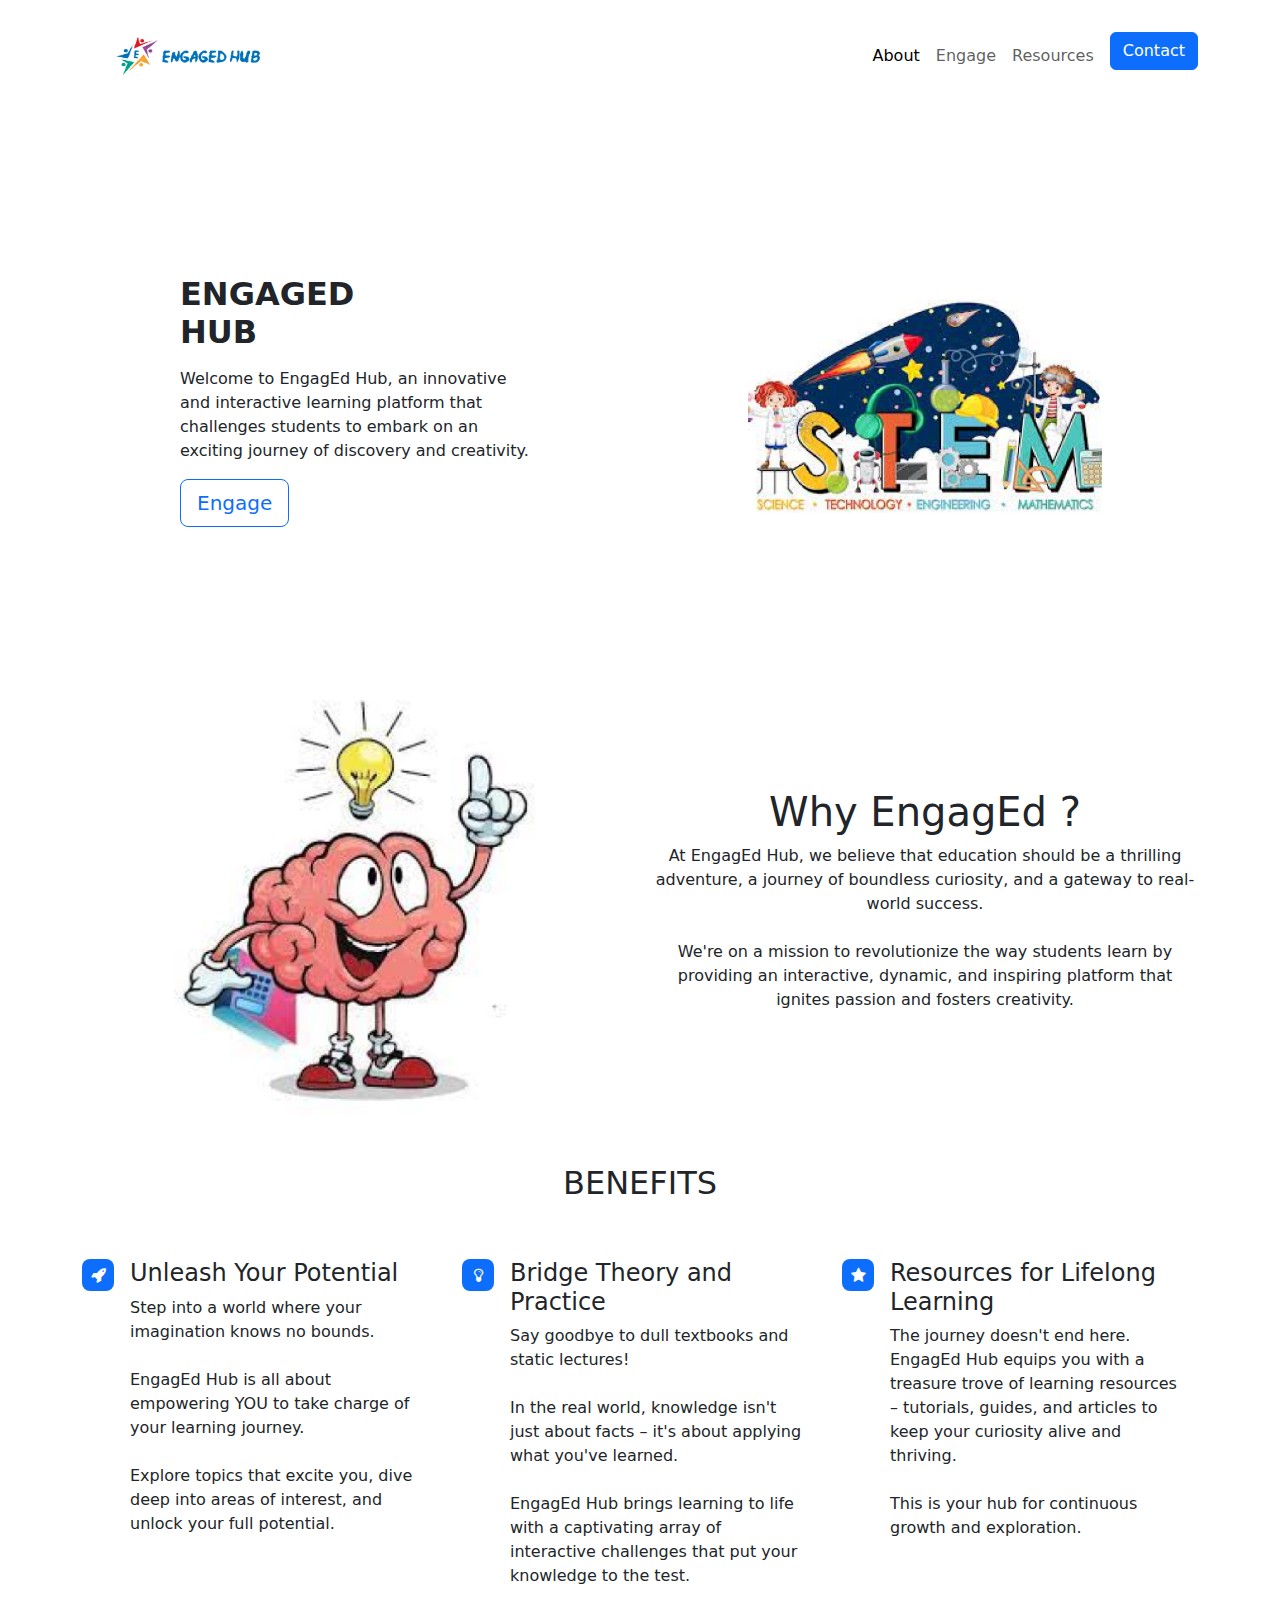
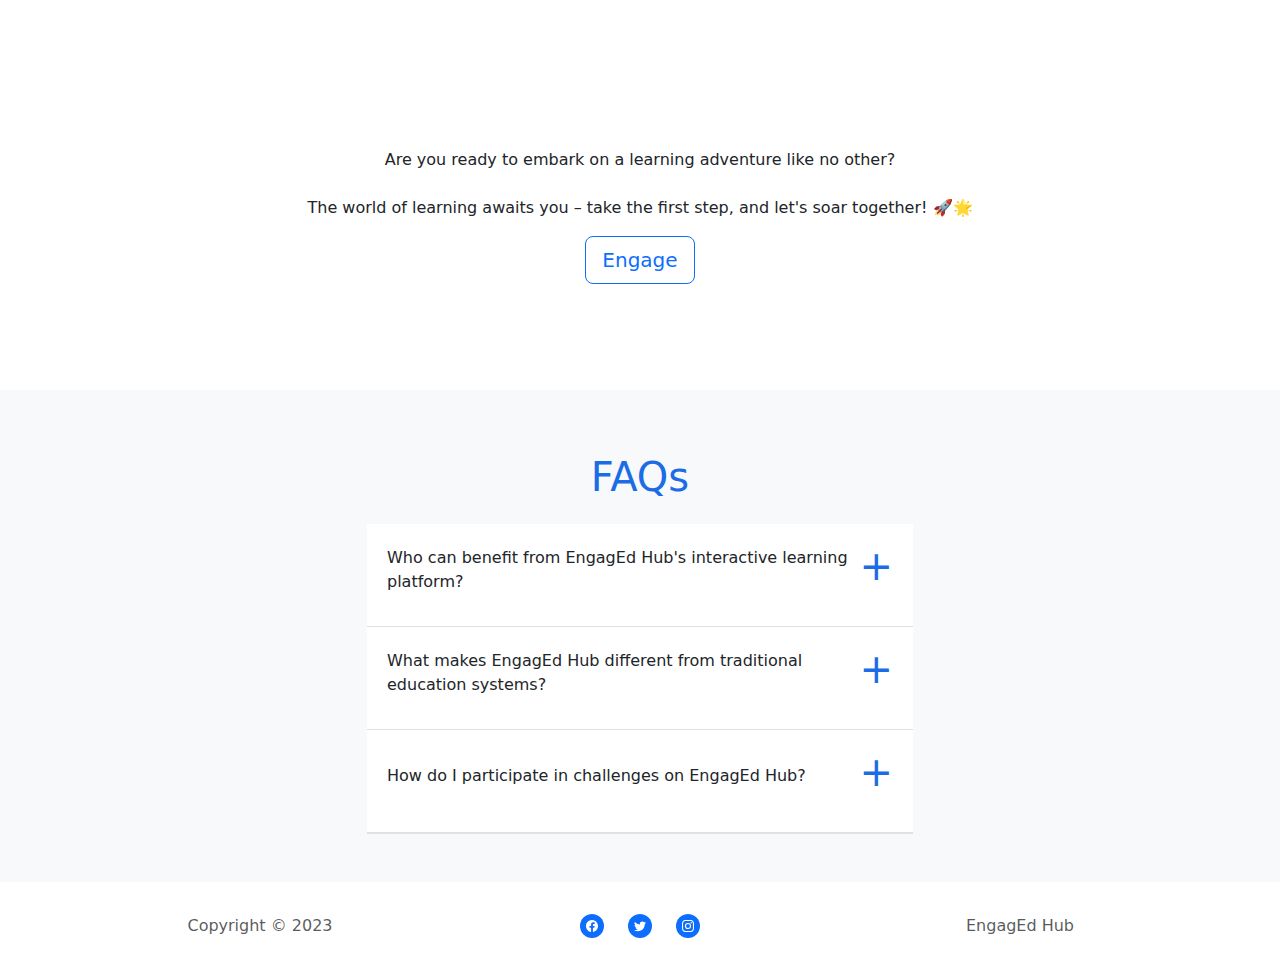
<file: index.html>
<!DOCTYPE html><html lang="en"><head><meta charset="utf-8"><meta name="viewport" content="width=device-width, initial-scale=1.0, shrink-to-fit=no"><title>engaged-hub</title><link rel="icon" type="image/png" sizes="262x134" href="assets/img/engaged-hub-logo.png"><link rel="stylesheet" href="https://cdn.jsdelivr.net/npm/bootstrap@5.2.3/dist/css/bootstrap.min.css"><link rel="stylesheet" href="https://cdnjs.cloudflare.com/ajax/libs/font-awesome/4.7.0/css/font-awesome.min.css"><link rel="stylesheet" href="assets/css/styles.min.css"></head><body><nav class="navbar navbar-light navbar-expand-md py-3"><div class="container"><a class="navbar-brand d-flex align-items-center" href="#"></a><img src="assets/img/engaged-hub-logo.png" width="180" height="80"><button data-bs-toggle="collapse" class="navbar-toggler" data-bs-target="#navcol-2"><span class="visually-hidden">Toggle navigation</span><span class="navbar-toggler-icon"></span></button><div class="collapse navbar-collapse text-start" id="navcol-2"><ul class="navbar-nav ms-auto"><li class="nav-item"><a class="nav-link active" href="#">About</a></li><li class="nav-item"><a class="nav-link" href="/engage.html">Engage</a></li><li class="nav-item"><a class="nav-link" href="/resource.html">Resources</a></li></ul><a class="btn btn-primary ms-md-2" role="button" href="#footer" style="background: rgb(13, 110, 253);">Contact</a></div></div></nav><div class="container py-4 py-xl-5"><div class="row gy-4 gy-md-0"><div class="col-md-6 text-center text-md-start d-flex d-sm-flex d-md-flex justify-content-center align-items-center justify-content-md-start align-items-md-center justify-content-xl-center"><div style="max-width: 350px;"><h2 class="text-uppercase fw-bold">Engaged<br>hub</h2><p class="my-3">Welcome to EngagEd Hub, an innovative and interactive learning platform that challenges students to embark on an exciting journey of discovery and creativity.</p><a class="btn btn-outline-primary btn-lg" role="button" href="/engage.html">Engage</a></div></div><div class="col-md-6"><div class="p-xl-5 m-xl-5"><img class="rounded img-fluid w-100 fit-cover" style="min-height: 300px;" src="assets/img/stem.png"></div></div></div></div><div class="container"><div class="row"><div class="col-md-6"><img class="rounded img-fluid w-100 fit-cover" style="min-height: 300px;" src="assets/img/why-engage.png"></div><div class="col-md-6 align-self-center"><div></div><h1 class="text-center">Why EngagEd ?</h1><p class="text-center">At EngagEd Hub, we believe that education should be a thrilling adventure, a journey of boundless curiosity, and a gateway to real-world success. <br><br>We're on a mission to revolutionize the way students learn by providing an interactive, dynamic, and inspiring platform that ignites passion and fosters creativity.</p></div></div></div><div class="container py-4 py-xl-5"><div class="row mb-5"><div class="col-md-8 col-xl-6 text-center mx-auto"><h2>BENEFITS</h2></div></div><div class="row gy-4 row-cols-1 row-cols-md-2 row-cols-xl-3"><div class="col"><div class="d-flex"><div class="bs-icon-sm bs-icon-rounded bs-icon-primary d-flex flex-shrink-0 justify-content-center align-items-center d-inline-block mb-3 bs-icon"><i class="fa fa-rocket"></i></div><div class="px-3"><h4>Unleash Your Potential</h4><p>Step into a world where your imagination knows no bounds.<br><br> EngagEd Hub is all about empowering YOU to take charge of your learning journey. <br><br>Explore topics that excite you, dive deep into areas of interest, and unlock your full potential.</p></div></div></div><div class="col"><div class="d-flex"><div class="bs-icon-sm bs-icon-rounded bs-icon-primary d-flex flex-shrink-0 justify-content-center align-items-center d-inline-block mb-3 bs-icon"><i class="fa fa-lightbulb-o"></i></div><div class="px-3"><h4> Bridge Theory and Practice</h4><p>Say goodbye to dull textbooks and static lectures!<br><br>In the real world, knowledge isn't just about facts – it's about applying what you've learned.<br><br> EngagEd Hub brings learning to life with a captivating array of interactive challenges  that put your knowledge to the test.</p></div></div></div><div class="col"><div class="d-flex"><div class="bs-icon-sm bs-icon-rounded bs-icon-primary d-flex flex-shrink-0 justify-content-center align-items-center d-inline-block mb-3 bs-icon"><i class="fa fa-star"></i></div><div class="px-3"><h4>Resources for Lifelong Learning</h4><p>The journey doesn't end here. EngagEd Hub equips you with a treasure trove of learning resources – tutorials, guides, and articles to keep your curiosity alive and thriving. <br><br>This is your hub for continuous growth and exploration.</p></div></div></div></div></div><section class="py-4 py-xl-5"><div class="container"><div class="text-center p-4 p-lg-5"><p>Are you ready to embark on a learning adventure like no other?<br><br>The world of learning awaits you – take the first step, and let's soar together! 🚀🌟</p><a class="btn btn-outline-primary btn-lg" role="button" href="/engage.html">Engage</a></div></div></section><section class="py-5 bg-light"><h1 class="text-center text-success" style="padding-top: 15px;padding-bottom: 15px;color: #1b6ce5!important;">FAQs</h1><div class="container"><div class="row"><div class="col-md-6 offset-md-3"><div id="faqlist" class="accordion accordion-flush"><div class="accordion-item"><h2 class="accordion-header"><button class="btn accordion-button collapsed" type="button" data-bs-toggle="collapse" data-bs-target="#content-accordion-1">Who can benefit from EngagEd Hub's interactive learning platform?</button></h2><div id="content-accordion-1" class="accordion-collapse collapse" data-bs-parent="#faqlist"><p class="accordion-body"> EngagEd Hub is designed to cater to a diverse audience of learners, including students of all age groups, educators, and lifelong learners. Whether you're a curious student looking to explore new subjects, an educator seeking interactive teaching resources, or a lifelong learner eager to acquire new skills, EngagEd Hub offers a dynamic and inclusive learning environment for all.</p></div></div><div class="accordion-item"><h2 class="accordion-header"><button class="btn accordion-button collapsed" type="button" data-bs-toggle="collapse" data-bs-target="#content-accordion-2">What makes EngagEd Hub different from traditional education systems?</button></h2><div id="content-accordion-2" class="accordion-collapse collapse" data-bs-parent="#faqlist"><p class="accordion-body"> EngagEd Hub goes beyond the confines of traditional education by providing an engaging and interactive learning experience. Unlike traditional approaches that focus on rote memorization, EngagEd Hub emphasizes critical thinking, problem-solving, and real-world application of knowledge. Learners can embark on challenges that challenge their creativity, collaborate with peers, and gain practical skills for success in real-life scenarios. It's a platform that empowers learners to drive their own educational journey.</p></div></div><div class="accordion-item"><h2 class="accordion-header"><button class="btn accordion-button collapsed" type="button" data-bs-toggle="collapse" data-bs-target="#content-accordion-3">How do I participate in challenges on EngagEd Hub?</button></h2><div id="content-accordion-3" class="accordion-collapse collapse" data-bs-parent="#faqlist"><p class="accordion-body"> Participating in challenges is a breeze on EngagEd Hub! There's no need for any login or account creation – we believe in making learning accessible to all. To immerse yourself in our exciting challenges, follow these simple steps:

Navigate to the Engage Section: Head straight to the "Engage" section of our website. Here, you'll discover an array of captivating challenges waiting for you.
Select the Challenge of Your Choice: Browse through the diverse range of challenges available. Whether it's a brain-teasing puzzle, a creative project, or a real-world simulation, there's something for every curious mind. Find the challenge that sparks your interest and ignites your passion.
Dive In and Embrace the Adventure: Once you've chosen your challenge, take the plunge! Engage your problem-solving skills, unleash your creativity, and venture into the realms of discovery. But wait, that's not all! We've got your back. On our "Resources" page, you'll find helpful guides, tutorials, and tips to navigate through your selected challenge. These resources are designed to support your learning journey, boost your confidence, and help you make the most of the experience.

At EngagEd Hub, we're all about providing an interactive and immersive learning experience without any barriers. So, jump right into our challenges and embark on a journey of exploration, collaboration, and growth. The world of endless possibilities awaits you! 🚀🌟</p></div></div><div class="accordion-item"><h2 class="accordion-header"></h2><div id="content-accordion-4" class="accordion-collapse collapse" data-bs-parent="#faqlist"><p class="accordion-body"> Lorem Ipsum is simply dummy text of the printing and typesetting industry. Lorem Ipsum has been the industry's standard dummy text ever since the 1500s.</p></div></div><div class="accordion-item"><h2 class="accordion-header"></h2><div id="content-accordion-5" class="accordion-collapse collapse" data-bs-parent="#faqlist"><p class="accordion-body"> Lorem Ipsum is simply dummy text of the printing and typesetting industry. Lorem Ipsum has been the industry's standard dummy text ever since the 1500s.</p></div></div></div></div></div></div></section><footer class="text-center py-4" id="footer"><div class="container"><div class="row row-cols-1 row-cols-lg-3"><div class="col"><p class="text-muted my-2">Copyright&nbsp;© 2023</p></div><div class="col"><ul class="list-inline my-2"><li class="list-inline-item me-4"><div class="bs-icon-circle bs-icon-primary bs-icon"><svg xmlns="http://www.w3.org/2000/svg" width="1em" height="1em" fill="currentColor" viewBox="0 0 16 16" class="bi bi-facebook">
  <path d="M16 8.049c0-4.446-3.582-8.05-8-8.05C3.58 0-.002 3.603-.002 8.05c0 4.017 2.926 7.347 6.75 7.951v-5.625h-2.03V8.05H6.75V6.275c0-2.017 1.195-3.131 3.022-3.131.876 0 1.791.157 1.791.157v1.98h-1.009c-.993 0-1.303.621-1.303 1.258v1.51h2.218l-.354 2.326H9.25V16c3.824-.604 6.75-3.934 6.75-7.951z"></path>
</svg></div></li><li class="list-inline-item me-4"><div class="bs-icon-circle bs-icon-primary bs-icon"><svg xmlns="http://www.w3.org/2000/svg" width="1em" height="1em" fill="currentColor" viewBox="0 0 16 16" class="bi bi-twitter">
  <path d="M5.026 15c6.038 0 9.341-5.003 9.341-9.334 0-.14 0-.282-.006-.422A6.685 6.685 0 0 0 16 3.542a6.658 6.658 0 0 1-1.889.518 3.301 3.301 0 0 0 1.447-1.817 6.533 6.533 0 0 1-2.087.793A3.286 3.286 0 0 0 7.875 6.03a9.325 9.325 0 0 1-6.767-3.429 3.289 3.289 0 0 0 1.018 4.382A3.323 3.323 0 0 1 .64 6.575v.045a3.288 3.288 0 0 0 2.632 3.218 3.203 3.203 0 0 1-.865.115 3.23 3.23 0 0 1-.614-.057 3.283 3.283 0 0 0 3.067 2.277A6.588 6.588 0 0 1 .78 13.58a6.32 6.32 0 0 1-.78-.045A9.344 9.344 0 0 0 5.026 15z"></path>
</svg></div></li><li class="list-inline-item"><div class="bs-icon-circle bs-icon-primary bs-icon"><svg xmlns="http://www.w3.org/2000/svg" width="1em" height="1em" fill="currentColor" viewBox="0 0 16 16" class="bi bi-instagram">
  <path d="M8 0C5.829 0 5.556.01 4.703.048 3.85.088 3.269.222 2.76.42a3.917 3.917 0 0 0-1.417.923A3.927 3.927 0 0 0 .42 2.76C.222 3.268.087 3.85.048 4.7.01 5.555 0 5.827 0 8.001c0 2.172.01 2.444.048 3.297.04.852.174 1.433.372 1.942.205.526.478.972.923 1.417.444.445.89.719 1.416.923.51.198 1.09.333 1.942.372C5.555 15.99 5.827 16 8 16s2.444-.01 3.298-.048c.851-.04 1.434-.174 1.943-.372a3.916 3.916 0 0 0 1.416-.923c.445-.445.718-.891.923-1.417.197-.509.332-1.09.372-1.942C15.99 10.445 16 10.173 16 8s-.01-2.445-.048-3.299c-.04-.851-.175-1.433-.372-1.941a3.926 3.926 0 0 0-.923-1.417A3.911 3.911 0 0 0 13.24.42c-.51-.198-1.092-.333-1.943-.372C10.443.01 10.172 0 7.998 0h.003zm-.717 1.442h.718c2.136 0 2.389.007 3.232.046.78.035 1.204.166 1.486.275.373.145.64.319.92.599.28.28.453.546.598.92.11.281.24.705.275 1.485.039.843.047 1.096.047 3.231s-.008 2.389-.047 3.232c-.035.78-.166 1.203-.275 1.485a2.47 2.47 0 0 1-.599.919c-.28.28-.546.453-.92.598-.28.11-.704.24-1.485.276-.843.038-1.096.047-3.232.047s-2.39-.009-3.233-.047c-.78-.036-1.203-.166-1.485-.276a2.478 2.478 0 0 1-.92-.598 2.48 2.48 0 0 1-.6-.92c-.109-.281-.24-.705-.275-1.485-.038-.843-.046-1.096-.046-3.233 0-2.136.008-2.388.046-3.231.036-.78.166-1.204.276-1.486.145-.373.319-.64.599-.92.28-.28.546-.453.92-.598.282-.11.705-.24 1.485-.276.738-.034 1.024-.044 2.515-.045v.002zm4.988 1.328a.96.96 0 1 0 0 1.92.96.96 0 0 0 0-1.92zm-4.27 1.122a4.109 4.109 0 1 0 0 8.217 4.109 4.109 0 0 0 0-8.217zm0 1.441a2.667 2.667 0 1 1 0 5.334 2.667 2.667 0 0 1 0-5.334z"></path>
</svg></div></li></ul></div><div class="col"><p class="text-muted my-2">EngagEd Hub</p></div></div></div></footer><script src="https://cdn.jsdelivr.net/npm/bootstrap@5.2.3/dist/js/bootstrap.bundle.min.js"></script></body></html>
</file>
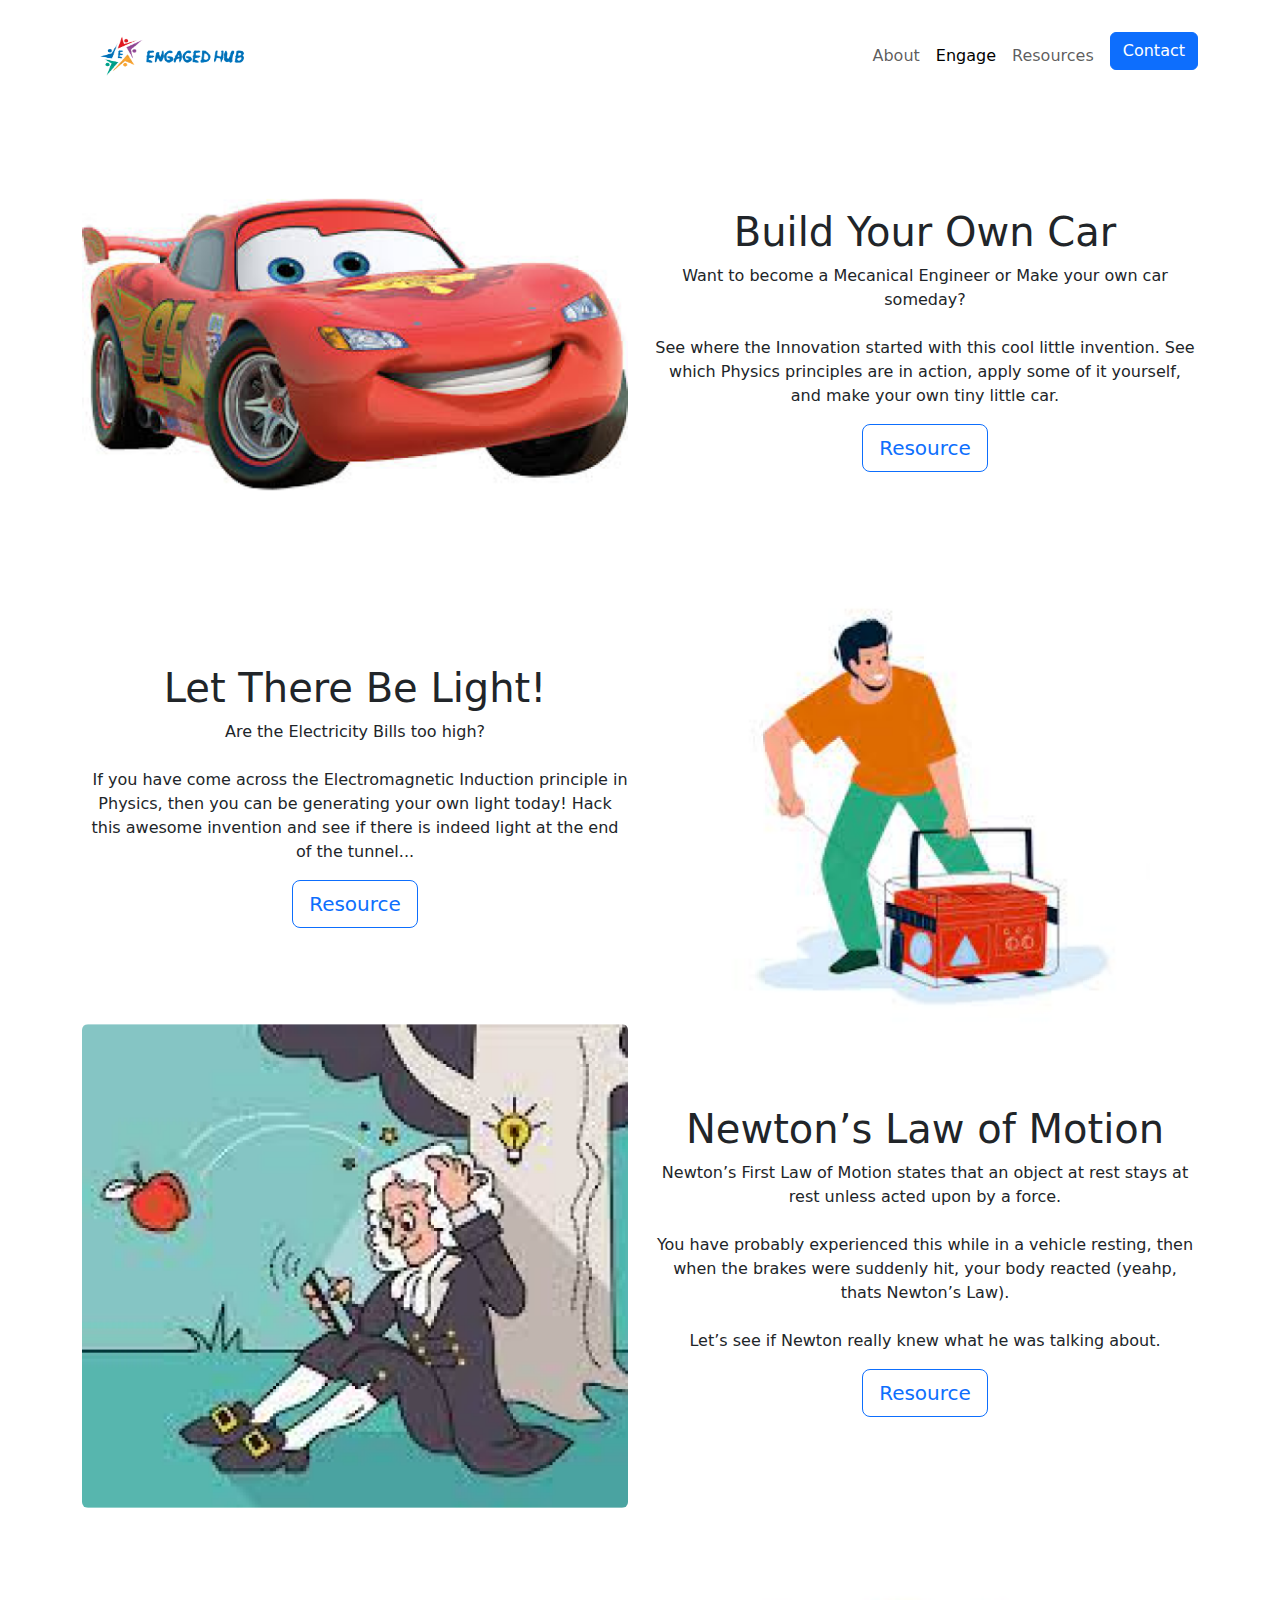
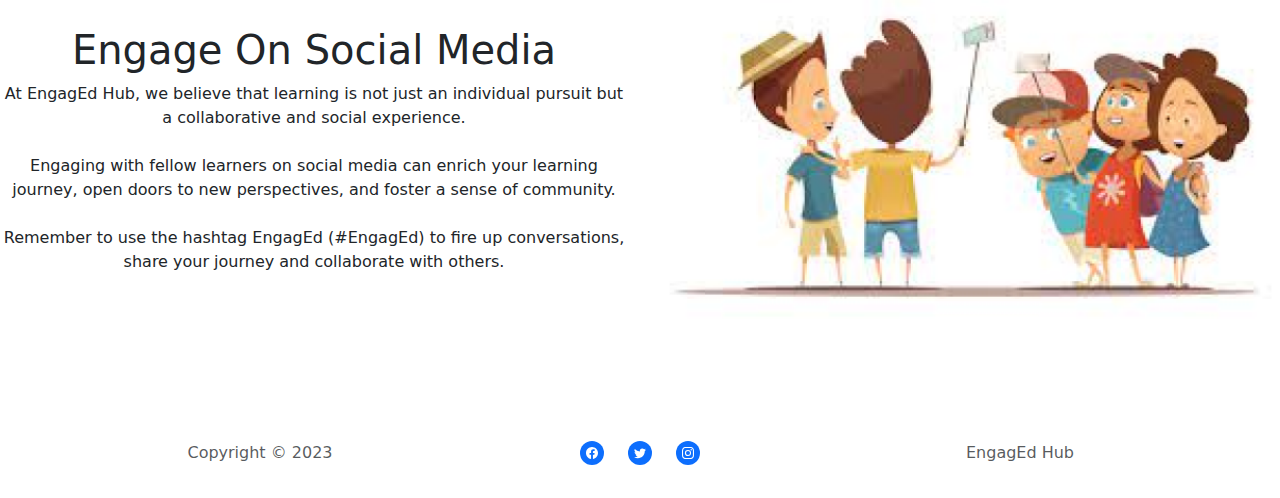
<file: engage.html>
<!DOCTYPE html><html lang="en"><head><meta charset="utf-8"><meta name="viewport" content="width=device-width, initial-scale=1.0, shrink-to-fit=no"><title>engaged-hub</title><link rel="icon" type="image/png" sizes="262x134" href="assets/img/engaged-hub-logo.png"><link rel="stylesheet" href="https://cdn.jsdelivr.net/npm/bootstrap@5.2.3/dist/css/bootstrap.min.css"><link rel="stylesheet" href="assets/css/styles.min.css"></head><body><nav class="navbar navbar-light navbar-expand-md py-3"><div class="container"><button data-bs-toggle="collapse" class="navbar-toggler" data-bs-target="#navcol-2"><span class="visually-hidden">Toggle navigation</span><span class="navbar-toggler-icon"></span></button><img src="assets/img/engaged-hub-logo.png" width="180" height="80"><div class="collapse navbar-collapse" id="navcol-2"><ul class="navbar-nav ms-auto"><li class="nav-item"><a class="nav-link" href="/index.html">About</a></li><li class="nav-item"><a class="nav-link active">Engage</a></li><li class="nav-item"><a class="nav-link" href="/resource.html">Resources</a></li></ul><a class="btn btn-primary ms-md-2" role="button" href="#footer" style="background: rgb(13, 110, 253);">Contact</a></div></div></nav><div class="container text-center"><div class="row"><div class="col-md-6"><img class="rounded img-fluid w-100 fit-cover" style="min-height: 300px;" src="assets/img/car-image.png"></div><div class="col-md-6 align-self-center"><div></div><h1 class="text-center">Build Your Own Car</h1><p class="text-center">Want to become a Mecanical Engineer or Make your own car someday? <br><br>See where the Innovation started with this cool little invention. See which Physics principles are in action, apply some of it yourself, and make your own tiny little car.</p><a class="btn btn-outline-primary btn-lg" role="button" href="https://youtu.be/FmySL_PI6-c">Resource</a></div></div></div><div class="container text-center"><div class="row"><div class="col-md-6 align-self-center"><h1 class="text-center">Let There Be Light!</h1><p class="text-center">Are the Electricity Bills too high?<br><br>  If you have come across the Electromagnetic Induction principle in Physics, then you can be generating your own light today! Hack this awesome invention and see if there is indeed light at the end of the tunnel...</p><a class="btn btn-outline-primary btn-lg" role="button" href="https://youtu.be/a2SXQZoiwcA">Resource</a></div><div class="col-md-6"><img class="rounded img-fluid w-100 fit-cover" style="min-height: 300px;" src="assets/img/light-image.png"></div></div></div><div class="container text-center"><div class="row"><div class="col-md-6 align-self-center"><img class="rounded img-fluid w-100 fit-cover" style="min-height: 300px;" src="assets/img/newton-image.png" width="336" height="300"></div><div class="col-md-6 align-self-center"><h1 class="text-center">Newton’s Law of Motion</h1><p class="text-center">Newton’s First Law of Motion states that an object at rest stays at rest unless acted upon by a force. <br><br>You have probably experienced this while in a vehicle resting, then when the brakes were suddenly hit, your body reacted (yeahp, thats Newton’s Law). <br><br>Let’s see if Newton really knew what he was talking about.</p><a class="btn btn-outline-primary btn-lg" role="button" href="https://youtu.be/d5PJVGuBbjA">Resource</a></div></div></div><div class="row"><div class="col-md-6 align-self-center"><h1 class="text-center">Engage On Social Media</h1><p class="text-center">At EngagEd Hub, we believe that learning is not just an individual pursuit but a collaborative and social experience. <br><br>Engaging with fellow learners on social media can enrich your learning journey, open doors to new perspectives, and foster a sense of community.<br><br>Remember to use the hashtag EngagEd (#EngagEd) to fire up conversations, share your journey and collaborate with others.</p></div><div class="col-md-6"><img class="rounded img-fluid w-100 fit-cover" style="min-height: 300px;" src="assets/img/engage-on-socials-image.png" width="369" height="300"></div></div><footer class="text-center py-4" id="footer"><div class="container"><div class="row row-cols-1 row-cols-lg-3"><div class="col"><p class="text-muted my-2">Copyright&nbsp;© 2023</p></div><div class="col"><ul class="list-inline my-2"><li class="list-inline-item me-4"><div class="bs-icon-circle bs-icon-primary bs-icon"><svg xmlns="http://www.w3.org/2000/svg" width="1em" height="1em" fill="currentColor" viewBox="0 0 16 16" class="bi bi-facebook">
  <path d="M16 8.049c0-4.446-3.582-8.05-8-8.05C3.58 0-.002 3.603-.002 8.05c0 4.017 2.926 7.347 6.75 7.951v-5.625h-2.03V8.05H6.75V6.275c0-2.017 1.195-3.131 3.022-3.131.876 0 1.791.157 1.791.157v1.98h-1.009c-.993 0-1.303.621-1.303 1.258v1.51h2.218l-.354 2.326H9.25V16c3.824-.604 6.75-3.934 6.75-7.951z"></path>
</svg></div></li><li class="list-inline-item me-4"><div class="bs-icon-circle bs-icon-primary bs-icon"><svg xmlns="http://www.w3.org/2000/svg" width="1em" height="1em" fill="currentColor" viewBox="0 0 16 16" class="bi bi-twitter">
  <path d="M5.026 15c6.038 0 9.341-5.003 9.341-9.334 0-.14 0-.282-.006-.422A6.685 6.685 0 0 0 16 3.542a6.658 6.658 0 0 1-1.889.518 3.301 3.301 0 0 0 1.447-1.817 6.533 6.533 0 0 1-2.087.793A3.286 3.286 0 0 0 7.875 6.03a9.325 9.325 0 0 1-6.767-3.429 3.289 3.289 0 0 0 1.018 4.382A3.323 3.323 0 0 1 .64 6.575v.045a3.288 3.288 0 0 0 2.632 3.218 3.203 3.203 0 0 1-.865.115 3.23 3.23 0 0 1-.614-.057 3.283 3.283 0 0 0 3.067 2.277A6.588 6.588 0 0 1 .78 13.58a6.32 6.32 0 0 1-.78-.045A9.344 9.344 0 0 0 5.026 15z"></path>
</svg></div></li><li class="list-inline-item"><div class="bs-icon-circle bs-icon-primary bs-icon"><svg xmlns="http://www.w3.org/2000/svg" width="1em" height="1em" fill="currentColor" viewBox="0 0 16 16" class="bi bi-instagram">
  <path d="M8 0C5.829 0 5.556.01 4.703.048 3.85.088 3.269.222 2.76.42a3.917 3.917 0 0 0-1.417.923A3.927 3.927 0 0 0 .42 2.76C.222 3.268.087 3.85.048 4.7.01 5.555 0 5.827 0 8.001c0 2.172.01 2.444.048 3.297.04.852.174 1.433.372 1.942.205.526.478.972.923 1.417.444.445.89.719 1.416.923.51.198 1.09.333 1.942.372C5.555 15.99 5.827 16 8 16s2.444-.01 3.298-.048c.851-.04 1.434-.174 1.943-.372a3.916 3.916 0 0 0 1.416-.923c.445-.445.718-.891.923-1.417.197-.509.332-1.09.372-1.942C15.99 10.445 16 10.173 16 8s-.01-2.445-.048-3.299c-.04-.851-.175-1.433-.372-1.941a3.926 3.926 0 0 0-.923-1.417A3.911 3.911 0 0 0 13.24.42c-.51-.198-1.092-.333-1.943-.372C10.443.01 10.172 0 7.998 0h.003zm-.717 1.442h.718c2.136 0 2.389.007 3.232.046.78.035 1.204.166 1.486.275.373.145.64.319.92.599.28.28.453.546.598.92.11.281.24.705.275 1.485.039.843.047 1.096.047 3.231s-.008 2.389-.047 3.232c-.035.78-.166 1.203-.275 1.485a2.47 2.47 0 0 1-.599.919c-.28.28-.546.453-.92.598-.28.11-.704.24-1.485.276-.843.038-1.096.047-3.232.047s-2.39-.009-3.233-.047c-.78-.036-1.203-.166-1.485-.276a2.478 2.478 0 0 1-.92-.598 2.48 2.48 0 0 1-.6-.92c-.109-.281-.24-.705-.275-1.485-.038-.843-.046-1.096-.046-3.233 0-2.136.008-2.388.046-3.231.036-.78.166-1.204.276-1.486.145-.373.319-.64.599-.92.28-.28.546-.453.92-.598.282-.11.705-.24 1.485-.276.738-.034 1.024-.044 2.515-.045v.002zm4.988 1.328a.96.96 0 1 0 0 1.92.96.96 0 0 0 0-1.92zm-4.27 1.122a4.109 4.109 0 1 0 0 8.217 4.109 4.109 0 0 0 0-8.217zm0 1.441a2.667 2.667 0 1 1 0 5.334 2.667 2.667 0 0 1 0-5.334z"></path>
</svg></div></li></ul></div><div class="col"><p class="text-muted my-2">EngagEd Hub</p></div></div></div></footer><script src="https://cdn.jsdelivr.net/npm/bootstrap@5.2.3/dist/js/bootstrap.bundle.min.js"></script></body></html>
</file>
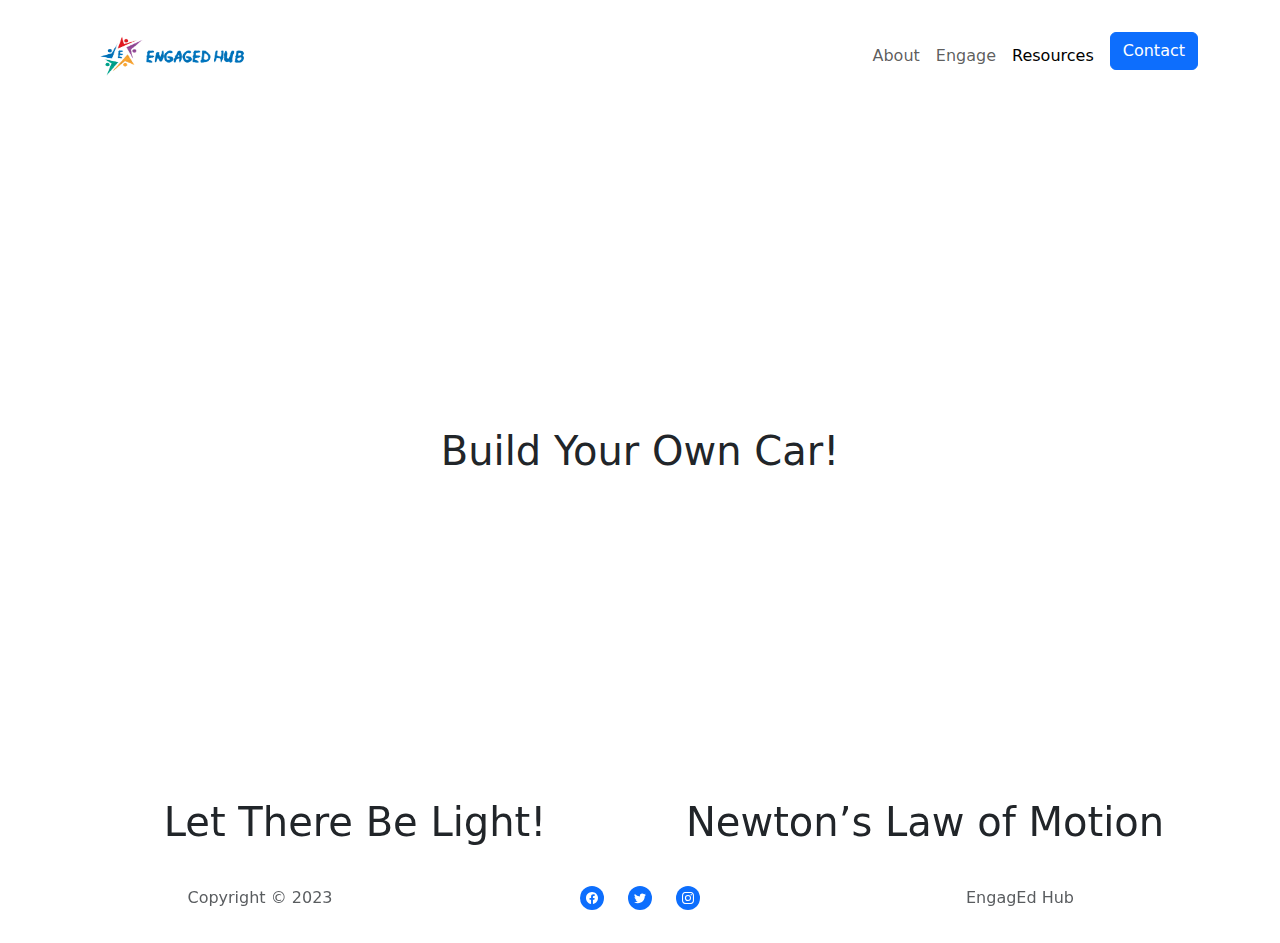
<file: resource.html>
<!DOCTYPE html><html lang="en"><head><meta charset="utf-8"><meta name="viewport" content="width=device-width, initial-scale=1.0, shrink-to-fit=no"><title>engaged-hub</title><link rel="icon" type="image/png" sizes="262x134" href="assets/img/engaged-hub-logo.png"><link rel="stylesheet" href="https://cdn.jsdelivr.net/npm/bootstrap@5.2.3/dist/css/bootstrap.min.css"><link rel="stylesheet" href="assets/css/styles.min.css"></head><body><nav class="navbar navbar-light navbar-expand-md py-3"><div class="container"><button data-bs-toggle="collapse" class="navbar-toggler" data-bs-target="#navcol-2"><span class="visually-hidden">Toggle navigation</span><span class="navbar-toggler-icon"></span></button><img src="assets/img/engaged-hub-logo.png" width="180" height="80"><div class="collapse navbar-collapse" id="navcol-2"><ul class="navbar-nav ms-auto"><li class="nav-item"><a class="nav-link" href="/index.html">About</a></li><li class="nav-item"><a class="nav-link" href="/engage.html">Engage</a></li><li class="nav-item"><a class="nav-link active" href="#">Resources</a></li></ul><a class="btn btn-primary ms-md-2" role="button" href="#footer" style="background: rgb(13, 110, 253);">Contact</a></div></div></nav><div class="container"><div class="row"><div class="col-md-12 d-flex d-lg-flex flex-column align-items-center align-items-lg-center"><iframe allowfullscreen="" frameborder="0" width="560" height="315" src="https://youtube.com/embed/FmySL_PI6-c"></iframe><h1>Build Your Own Car!</h1></div></div><div class="row"><div class="col-md-6 d-flex d-lg-flex flex-column align-items-center align-items-lg-center"><iframe allowfullscreen="" frameborder="0" width="460" height="315" src="https://youtube.com/embed/a2SXQZoiwcA"></iframe><h1>Let There Be Light!</h1></div><div class="col-md-6 d-flex d-lg-flex flex-column align-items-center justify-content-lg-center"><iframe allowfullscreen="" frameborder="0" width="460" height="315" src="https://youtube.com/embed/d5PJVGuBbjA"></iframe><h1>Newton’s Law of Motion</h1></div></div></div><footer class="text-center py-4" id="footer"><div class="container"><div class="row row-cols-1 row-cols-lg-3"><div class="col"><p class="text-muted my-2">Copyright&nbsp;© 2023</p></div><div class="col"><ul class="list-inline my-2"><li class="list-inline-item me-4"><div class="bs-icon-circle bs-icon-primary bs-icon"><svg xmlns="http://www.w3.org/2000/svg" width="1em" height="1em" fill="currentColor" viewBox="0 0 16 16" class="bi bi-facebook">
  <path d="M16 8.049c0-4.446-3.582-8.05-8-8.05C3.58 0-.002 3.603-.002 8.05c0 4.017 2.926 7.347 6.75 7.951v-5.625h-2.03V8.05H6.75V6.275c0-2.017 1.195-3.131 3.022-3.131.876 0 1.791.157 1.791.157v1.98h-1.009c-.993 0-1.303.621-1.303 1.258v1.51h2.218l-.354 2.326H9.25V16c3.824-.604 6.75-3.934 6.75-7.951z"></path>
</svg></div></li><li class="list-inline-item me-4"><div class="bs-icon-circle bs-icon-primary bs-icon"><svg xmlns="http://www.w3.org/2000/svg" width="1em" height="1em" fill="currentColor" viewBox="0 0 16 16" class="bi bi-twitter">
  <path d="M5.026 15c6.038 0 9.341-5.003 9.341-9.334 0-.14 0-.282-.006-.422A6.685 6.685 0 0 0 16 3.542a6.658 6.658 0 0 1-1.889.518 3.301 3.301 0 0 0 1.447-1.817 6.533 6.533 0 0 1-2.087.793A3.286 3.286 0 0 0 7.875 6.03a9.325 9.325 0 0 1-6.767-3.429 3.289 3.289 0 0 0 1.018 4.382A3.323 3.323 0 0 1 .64 6.575v.045a3.288 3.288 0 0 0 2.632 3.218 3.203 3.203 0 0 1-.865.115 3.23 3.23 0 0 1-.614-.057 3.283 3.283 0 0 0 3.067 2.277A6.588 6.588 0 0 1 .78 13.58a6.32 6.32 0 0 1-.78-.045A9.344 9.344 0 0 0 5.026 15z"></path>
</svg></div></li><li class="list-inline-item"><div class="bs-icon-circle bs-icon-primary bs-icon"><svg xmlns="http://www.w3.org/2000/svg" width="1em" height="1em" fill="currentColor" viewBox="0 0 16 16" class="bi bi-instagram">
  <path d="M8 0C5.829 0 5.556.01 4.703.048 3.85.088 3.269.222 2.76.42a3.917 3.917 0 0 0-1.417.923A3.927 3.927 0 0 0 .42 2.76C.222 3.268.087 3.85.048 4.7.01 5.555 0 5.827 0 8.001c0 2.172.01 2.444.048 3.297.04.852.174 1.433.372 1.942.205.526.478.972.923 1.417.444.445.89.719 1.416.923.51.198 1.09.333 1.942.372C5.555 15.99 5.827 16 8 16s2.444-.01 3.298-.048c.851-.04 1.434-.174 1.943-.372a3.916 3.916 0 0 0 1.416-.923c.445-.445.718-.891.923-1.417.197-.509.332-1.09.372-1.942C15.99 10.445 16 10.173 16 8s-.01-2.445-.048-3.299c-.04-.851-.175-1.433-.372-1.941a3.926 3.926 0 0 0-.923-1.417A3.911 3.911 0 0 0 13.24.42c-.51-.198-1.092-.333-1.943-.372C10.443.01 10.172 0 7.998 0h.003zm-.717 1.442h.718c2.136 0 2.389.007 3.232.046.78.035 1.204.166 1.486.275.373.145.64.319.92.599.28.28.453.546.598.92.11.281.24.705.275 1.485.039.843.047 1.096.047 3.231s-.008 2.389-.047 3.232c-.035.78-.166 1.203-.275 1.485a2.47 2.47 0 0 1-.599.919c-.28.28-.546.453-.92.598-.28.11-.704.24-1.485.276-.843.038-1.096.047-3.232.047s-2.39-.009-3.233-.047c-.78-.036-1.203-.166-1.485-.276a2.478 2.478 0 0 1-.92-.598 2.48 2.48 0 0 1-.6-.92c-.109-.281-.24-.705-.275-1.485-.038-.843-.046-1.096-.046-3.233 0-2.136.008-2.388.046-3.231.036-.78.166-1.204.276-1.486.145-.373.319-.64.599-.92.28-.28.546-.453.92-.598.282-.11.705-.24 1.485-.276.738-.034 1.024-.044 2.515-.045v.002zm4.988 1.328a.96.96 0 1 0 0 1.92.96.96 0 0 0 0-1.92zm-4.27 1.122a4.109 4.109 0 1 0 0 8.217 4.109 4.109 0 0 0 0-8.217zm0 1.441a2.667 2.667 0 1 1 0 5.334 2.667 2.667 0 0 1 0-5.334z"></path>
</svg></div></li></ul></div><div class="col"><p class="text-muted my-2">EngagEd Hub</p></div></div></div></footer><script src="https://cdn.jsdelivr.net/npm/bootstrap@5.2.3/dist/js/bootstrap.bundle.min.js"></script></body></html>
</file>
<file: assets/css/styles.min.css>
.accordion collapse{border:0}.accordion-button:focus{box-shadow:none;border:none}.accordion-button:not(.collapsed){background:0 0;color:#ff9800;box-shadow:none;border-bottom:none}.accordion-button::after{width:auto;height:auto;content:"+";font-size:40px;background-image:none;font-weight:100;color:#1b6ce5;transform:translateY(-4px)}.accordion-button:not(.collapsed)::after{width:auto;height:auto;background-image:none;content:"-";font-size:48px;transform:translate(-5px,-4px);transform:rotate(0)}.fit-cover{object-fit:cover}.btn-label{position:relative;left:-12px;display:inline-block;padding:6px 12px;background:rgba(0,0,0,.15);border-radius:3px 0 0 3px}.btn-labeled{padding-top:0;padding-bottom:0}.btn{margin-bottom:10px}.bs-icon{--bs-icon-size:.75rem;display:flex;flex-shrink:0;justify-content:center;align-items:center;font-size:var(--bs-icon-size);width:calc(var(--bs-icon-size) * 2);height:calc(var(--bs-icon-size) * 2);color:var(--bs-primary)}.bs-icon-xs{--bs-icon-size:1rem;width:calc(var(--bs-icon-size) * 1.5);height:calc(var(--bs-icon-size) * 1.5)}.bs-icon-sm{--bs-icon-size:1rem}.bs-icon-md{--bs-icon-size:1.5rem}.bs-icon-lg{--bs-icon-size:2rem}.bs-icon-xl{--bs-icon-size:2.5rem}.bs-icon.bs-icon-primary{color:var(--bs-white);background:var(--bs-primary)}.bs-icon.bs-icon-primary-light{color:var(--bs-primary);background:rgba(var(--bs-primary-rgb),.2)}.bs-icon.bs-icon-semi-white{color:var(--bs-primary);background:rgba(255,255,255,.5)}.bs-icon.bs-icon-rounded{border-radius:.5rem}.bs-icon.bs-icon-circle{border-radius:50%}
</file>
